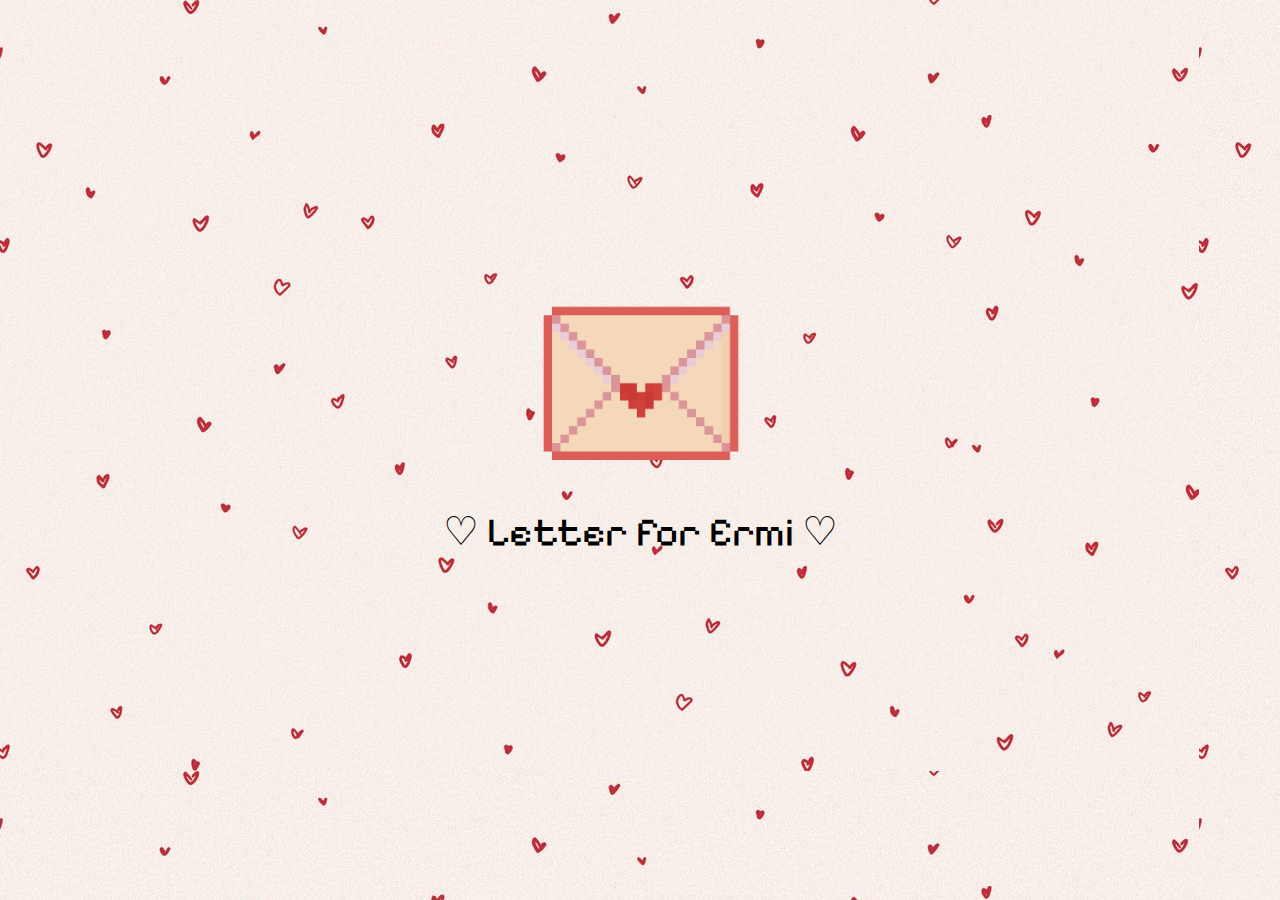
<file: index.html>
<!doctype html>
<html lang="en">
  <head>
    <meta charset="UTF-8" />
    <link rel="stylesheet" href="style.css" />
    <title>Valentine Letter</title>
    <meta name="viewport" content="width=device-width, initial-scale=1.0" />

    <link rel="preconnect" href="https://fonts.googleapis.com" />
    <link rel="preconnect" href="https://fonts.gstatic.com" crossorigin />
    <link
      href="https://fonts.googleapis.com/css2?family=Aldrich&family=Pixelify+Sans:wght@400..700&display=swap"
      rel="stylesheet"
    />
    <title>Document</title>
  </head>
  <body>
    <!-- Envelope Screen -->
    <div id="envelope-container">
      <img src="envelope.png" alt="Envelope" id="envelope" />
      <p>♡ Letter for Ermi ♡</p>
    </div>

    <!-- Letter Screen -->
    <div id="letter-container">
      <div class="letter-window">
        <h1 id="letter-title">Ermi, will you be my Valentine?</h1>

        <p id="final-text" class="final-text" style="display: none">
          <strong>Valentine Date:</strong> Pizza Restaurant at 10pm. Dress fancy!
        </p>

        <img src="cat_heart.gif" class="cat" id="letter-cat" />

        <div class="buttons" id="letter-buttons">
          <img src="yes.png" class="btn yes-btn" alt="Yes" />

          <div class="no-wrapper">
            <img src="no.png" class="btn no-btn" alt="No" />
          </div>
        </div>

        <div id="final-row" style="display: none;">
          <p id="cute-p" class="final-text">
            You wanna see some cuter things?
          </p>

          <div class="buttons" id="cute-button">
            <a href="final.html" class="btn yes-btn">
              <img src="yes.png" alt="Show me" />
            </a>
          </div>
        </div>

      </div>
    </div>
    <script src="script.js"></script>
  </body>
</html>
</file>
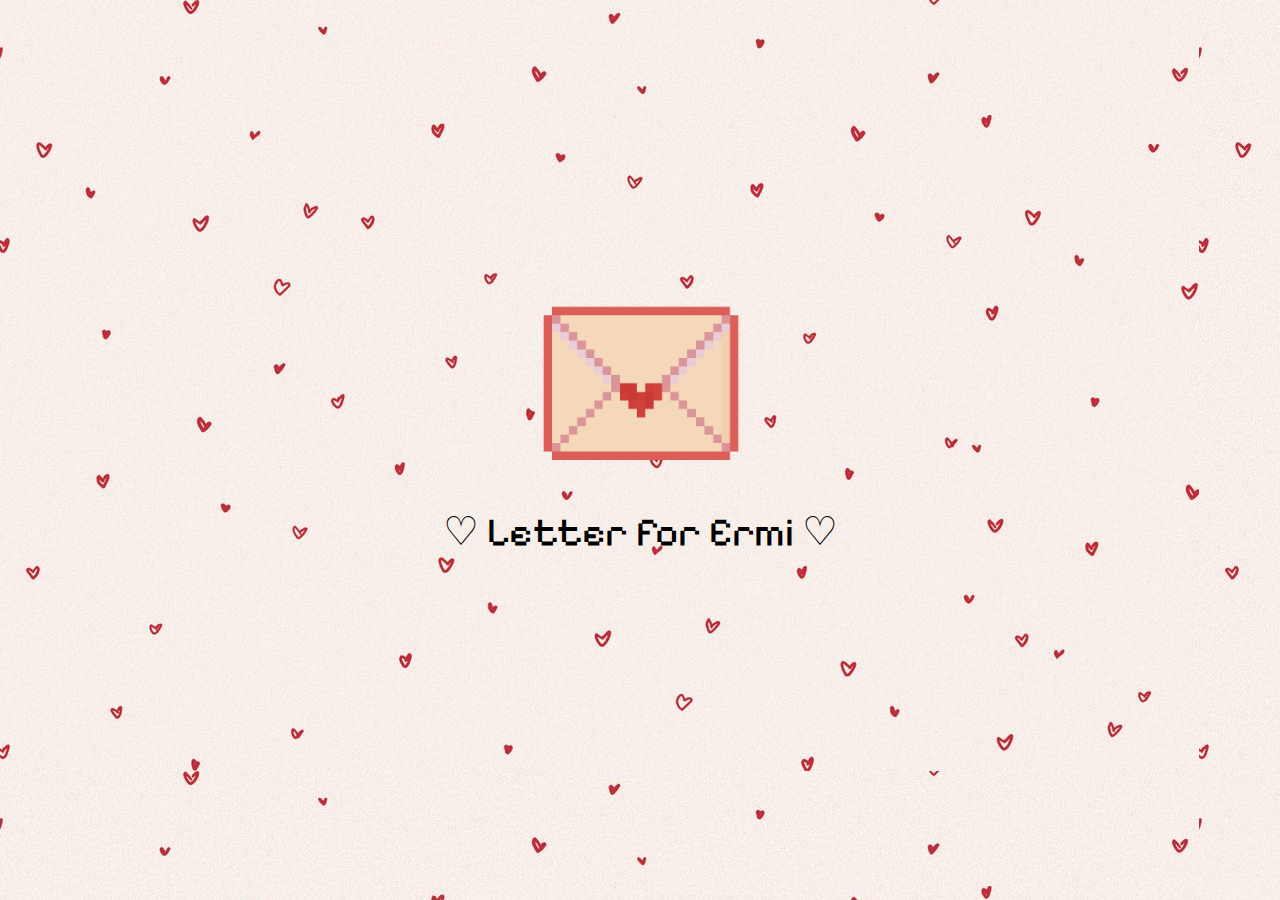
<file: valentine-ask/index.html>
<!doctype html>
<html lang="en">
  <head>
    <meta charset="UTF-8" />
    <link rel="stylesheet" href="style.css" />
    <title>Valentine Letter</title>
    <meta name="viewport" content="width=device-width, initial-scale=1.0" />

    <link rel="preconnect" href="https://fonts.googleapis.com" />
    <link rel="preconnect" href="https://fonts.gstatic.com" crossorigin />
    <link
      href="https://fonts.googleapis.com/css2?family=Aldrich&family=Pixelify+Sans:wght@400..700&display=swap"
      rel="stylesheet"
    />
    <title>Document</title>
  </head>
  <body>
    <!-- Envelope Screen -->
    <div id="envelope-container">
      <img src="envelope.png" alt="Envelope" id="envelope" />
      <p>♡ Letter for Ermi ♡</p>
    </div>

    <!-- Letter Screen -->
    <div id="letter-container">
      <div class="letter-window">
        <h1 id="letter-title">Ermi, will you be my Valentine?</h1>

        <p id="final-text" class="final-text" style="display: none">
          <strong>Valentine Date:</strong> Pizza Restaurant at 9pm. Dress fancy!
        </p>

        <img src="cat_heart.gif" class="cat" id="letter-cat" />

        <div class="buttons" id="letter-buttons">
          <img src="yes.png" class="btn yes-btn" alt="Yes" />

          <div class="no-wrapper">
            <img src="no.png" class="btn no-btn" alt="No" />
          </div>
        </div>

        <div id="final-row" style="display: none;">
          <p id="cute-p" class="final-text">
            You wanna see some cuter things?
          </p>

          <div class="buttons" id="cute-button">
            <a href="final.html" class="btn yes-btn">
              <img src="yes.png" alt="Show me" />
            </a>
          </div>
        </div>

      </div>
    </div>
    <script src="script.js"></script>
  </body>
</html>
</file>
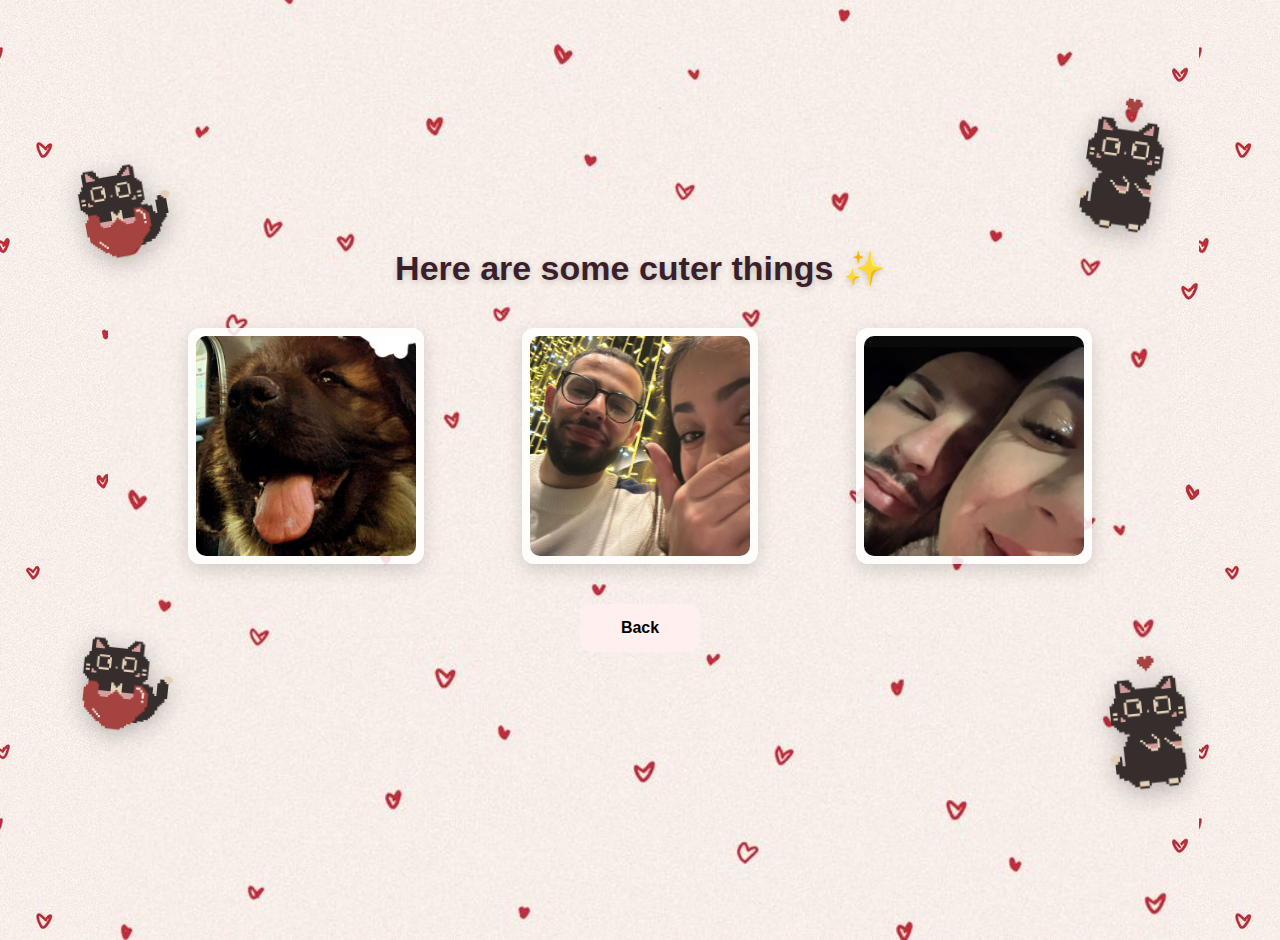
<file: final.html>
<!doctype html>
<html lang="en">
  <head>
    <meta charset="UTF-8" />
    <meta name="viewport" content="width=device-width, initial-scale=1.0" />
    <link rel="stylesheet" href="style.css" />
    <title>Cuter Things</title>
  </head>
  <body>
    <main class="final-main">
      <h1 class="final-title">Here are some cuter things ✨</h1>

      <section class="gallery">
        <figure class="photo">
          <img src="WhatsApp Image 2026-02-10 at 21.39.28 (1).jpeg" alt="photo 1" class="whatsapp-img" />
        </figure>
        <figure class="photo">
          <img src="WhatsApp Image 2026-02-10 at 21.39.28.jpeg" alt="photo 2" class="whatsapp-img" />
        </figure>
        <figure class="photo">
          <img src="WhatsApp Image 2026-02-10 at 21.39.29.jpeg" alt="photo 3" class="whatsapp-img" />
        </figure>
      </section>

      <!-- floating cat gifs around the photos -->
      <img src="cat_heart.gif" class="floating-cat cat-a" alt="cat" />
      <img src="cat_dance.gif" class="floating-cat cat-b" alt="cat" />
      <img src="cat_heart.gif" class="floating-cat cat-c" alt="cat" />
      <img src="cat_dance.gif" class="floating-cat cat-d" alt="cat" />

      <a href="index.html" class="cute-btn back-btn">Back</a>
    </main>

    <style>
      .final-main{
        min-height:100vh;
        display:flex;
        flex-direction:column;
        align-items:center;
        justify-content:center;
        gap:24px;
        padding:40px;
        background-image: url('heart-bg.jpg');
        background-size: cover;
        background-position: center;
      }
      .final-title{
        font-size:34px;
        color:#3a1f2b;
        text-shadow: 0 2px 6px rgba(0,0,0,0.2);
      }
      .gallery{
        display:flex;
        gap:18px;
        align-items:center;
        justify-content:center;
        flex-wrap:wrap;
      }
      .photo{
        background: rgba(255,255,255,0.85);
        padding:8px;
        border-radius:12px;
        box-shadow: 0 6px 18px rgba(0,0,0,0.15);
      }
      .whatsapp-img{
        display:block;
        width:220px;
        height:auto;
        border-radius:10px;
      }
      .floating-cat{
        position:fixed;
        width:100px;
        pointer-events:none;
        filter: drop-shadow(0 6px 12px rgba(0,0,0,0.25));
      }
      .cat-a{ top:18%; left:6%; transform: rotate(-10deg); }
      .cat-b{ top:10%; right:8%; transform: rotate(8deg); }
      .cat-c{ bottom:18%; left:6%; transform: rotate(6deg); }
      .cat-d{ bottom:12%; right:6%; transform: rotate(-6deg); }
      .back-btn{ width:120px; }
      @media(max-width:700px){
        .whatsapp-img{ width:150px }
        .floating-cat{ width:72px }
      }
    </style>
  </body>
</html>
</file>
<file: style.css>
body {
    margin: 0;
    height: 100vh;
    display: flex;
    justify-content: center;
    align-items: center;
    background-image: url("heart-bg.jpg");
    font-family: "Pixelify Sans", sans-serif;
}

/* Envelope Screen */
#envelope-container {
    text-align: center;
    cursor:pointer;
}

@keyframes pulse {
    0% {
        transform:scale(1);
    }
    50% {
        transform: scale(1.1);
    }
    100% {
        transform: scale(1);
    }
}

#envelope{
    width: 200px;
    animation: pulse 1.5s infinite;
    cursor: pointer;
}

#letter-container{
    display: none;
    position:fixed;
    inset: 0;
    justify-content: center;
    align-items: center;
}

.letter-window{
    width: 90vw;
    max-width: 800px;
    aspect-ratio: 3/2;
    padding: 20px 20px 0 20px;
    display: flex;
    flex-direction: column;
    justify-content: center;
    align-items: center;
    text-align: center;
    background-image: url("window.png");
    background-size: contain;
    background-repeat: no-repeat;
    background-position: center;
    border-radius: 12px;
    gap: 1px;
    padding-top: 180px;

    transform: scale(1.2);
    opacity: 0;
    transition: transform 0.6s ease, opacity 0.6s ease;
}

.letter-window.open {
    transform: scale(1);
    opacity: 1;
}

h1 {
    font-size: 30px;
    margin:0;
}

p {
    font-size: 40px;
}

/* Cat */

.cat {
    width: 250px;
    margin: 10px 0;
    transition: width 0.4s ease;
}

.letter-window.final .cat {
    width: 180px;
}

/* move the whole letter slightly upward when in final state */
.letter-window.final{
    transform: translateY(-30px) scale(1);
    padding-top: 140px;
}

/* buttons */
.buttons {
    display: flex;
    justify-content: center;
    gap: 30px;
    position: relative;
}

.no-wrapper{
    position:relative;
}

.btn {
    width: 120px;
    cursor: pointer;
    user-select: none;
}

.yes-btn,
.no-btn {
width: 120px;
height: auto;
display: inline-block;
}

.yes-btn {
    position: relative;
    z-index: 2;
    transform-origin: center center;
    transition: transform 0.3s ease;
}

.no-btn {
    z-index: 1;
    position: relative;
    transition: transform 0.15s ease;
    cursor: default;
}

.final-text{
    font-size: 22px;
    line-height: 1.4;
    text-align: center;
    display: inline-block;
    padding: 10px 20px;
    background-color: rgba(255,240,240,0.5);
    border-radius: 12px;
}

/* cute button styles to match letter-buttons aesthetics */
.cute-btn{
    display: inline-flex;
    justify-content: center;
    align-items: center;
    width: 140px;
    height: 48px;
    background-color: rgba(255,240,240,0.9);
    border-radius: 12px;
    text-decoration: none;
    color: inherit;
    font-weight: 700;
    font-size: 16px;
}

.cute-btn:active{
    transform: scale(0.98);
}

/* make the cute-button smaller (override general .btn sizing) */
#cute-button .btn{
    width: 80px;
}

#cute-button .btn img{
    width: 80px;
    height: auto;
    display: block;
}

/* show the little prompt and the cute button on the same line */
/* final row to keep date, prompt and button on one line */
#final-row{
    display: inline-flex;
    align-items: center;
    gap: 10px;
    margin-top: 12px;
    justify-content: center;
}

#final-row #cute-p{ margin: 0 }

#final-row #cute-button{ margin-left: 8px }
</file>
<file: valentine-ask/style.css>
body {
    margin: 0;
    height: 100vh;
    display: flex;
    justify-content: center;
    align-items: center;
    background-image: url("heart-bg.jpg");
    font-family: "Pixelify Sans", sans-serif;
}

/* Envelope Screen */
#envelope-container {
    text-align: center;
    cursor:pointer;
}

@keyframes pulse {
    0% {
        transform:scale(1);
    }
    50% {
        transform: scale(1.1);
    }
    100% {
        transform: scale(1);
    }
}

#envelope{
    width: 200px;
    animation: pulse 1.5s infinite;
    cursor: pointer;
}

#letter-container{
    display: none;
    position:fixed;
    inset: 0;
    justify-content: center;
    align-items: center;
}

.letter-window{
    width: 90vw;
    max-width: 800px;
    aspect-ratio: 3/2;
    padding: 20px 20px 0 20px;
    display: flex;
    flex-direction: column;
    justify-content: center;
    align-items: center;
    text-align: center;
    background-image: url("window.png");
    background-size: contain;
    background-repeat: no-repeat;
    background-position: center;
    border-radius: 12px;
    gap: 1px;
    padding-top: 180px;

    transform: scale(1.2);
    opacity: 0;
    transition: transform 0.6s ease, opacity 0.6s ease;
}

.letter-window.open {
    transform: scale(1);
    opacity: 1;
}

h1 {
    font-size: 30px;
    margin:0;
}

p {
    font-size: 40px;
}

/* Cat */

.cat {
    width: 250px;
    margin: 10px 0;
    transition: width 0.4s ease;
}

.letter-window.final .cat {
    width: 180px;
}

/* move the whole letter slightly upward when in final state */
.letter-window.final{
    transform: translateY(-30px) scale(1);
    padding-top: 140px;
}

/* buttons */
.buttons {
    display: flex;
    justify-content: center;
    gap: 30px;
    position: relative;
}

.no-wrapper{
    position:relative;
}

.btn {
    width: 120px;
    cursor: pointer;
    user-select: none;
}

.yes-btn,
.no-btn {
width: 120px;
height: auto;
display: inline-block;
}

.yes-btn {
    position: relative;
    z-index: 2;
    transform-origin: center center;
    transition: transform 0.3s ease;
}

.no-btn {
    z-index: 1;
    position: relative;
    transition: transform 0.15s ease;
    cursor: default;
}

.final-text{
    font-size: 22px;
    line-height: 1.4;
    text-align: center;
    display: inline-block;
    padding: 10px 20px;
    background-color: rgba(255,240,240,0.5);
    border-radius: 12px;
}

/* cute button styles to match letter-buttons aesthetics */
.cute-btn{
    display: inline-flex;
    justify-content: center;
    align-items: center;
    width: 140px;
    height: 48px;
    background-color: rgba(255,240,240,0.9);
    border-radius: 12px;
    text-decoration: none;
    color: inherit;
    font-weight: 700;
    font-size: 16px;
}

.cute-btn:active{
    transform: scale(0.98);
}

/* make the cute-button smaller (override general .btn sizing) */
#cute-button .btn{
    width: 80px;
}

#cute-button .btn img{
    width: 80px;
    height: auto;
    display: block;
}

/* show the little prompt and the cute button on the same line */
/* final row to keep date, prompt and button on one line */
#final-row{
    display: inline-flex;
    align-items: center;
    gap: 10px;
    margin-top: 12px;
    justify-content: center;
}

#final-row #cute-p{ margin: 0 }

#final-row #cute-button{ margin-left: 8px }
</file>
